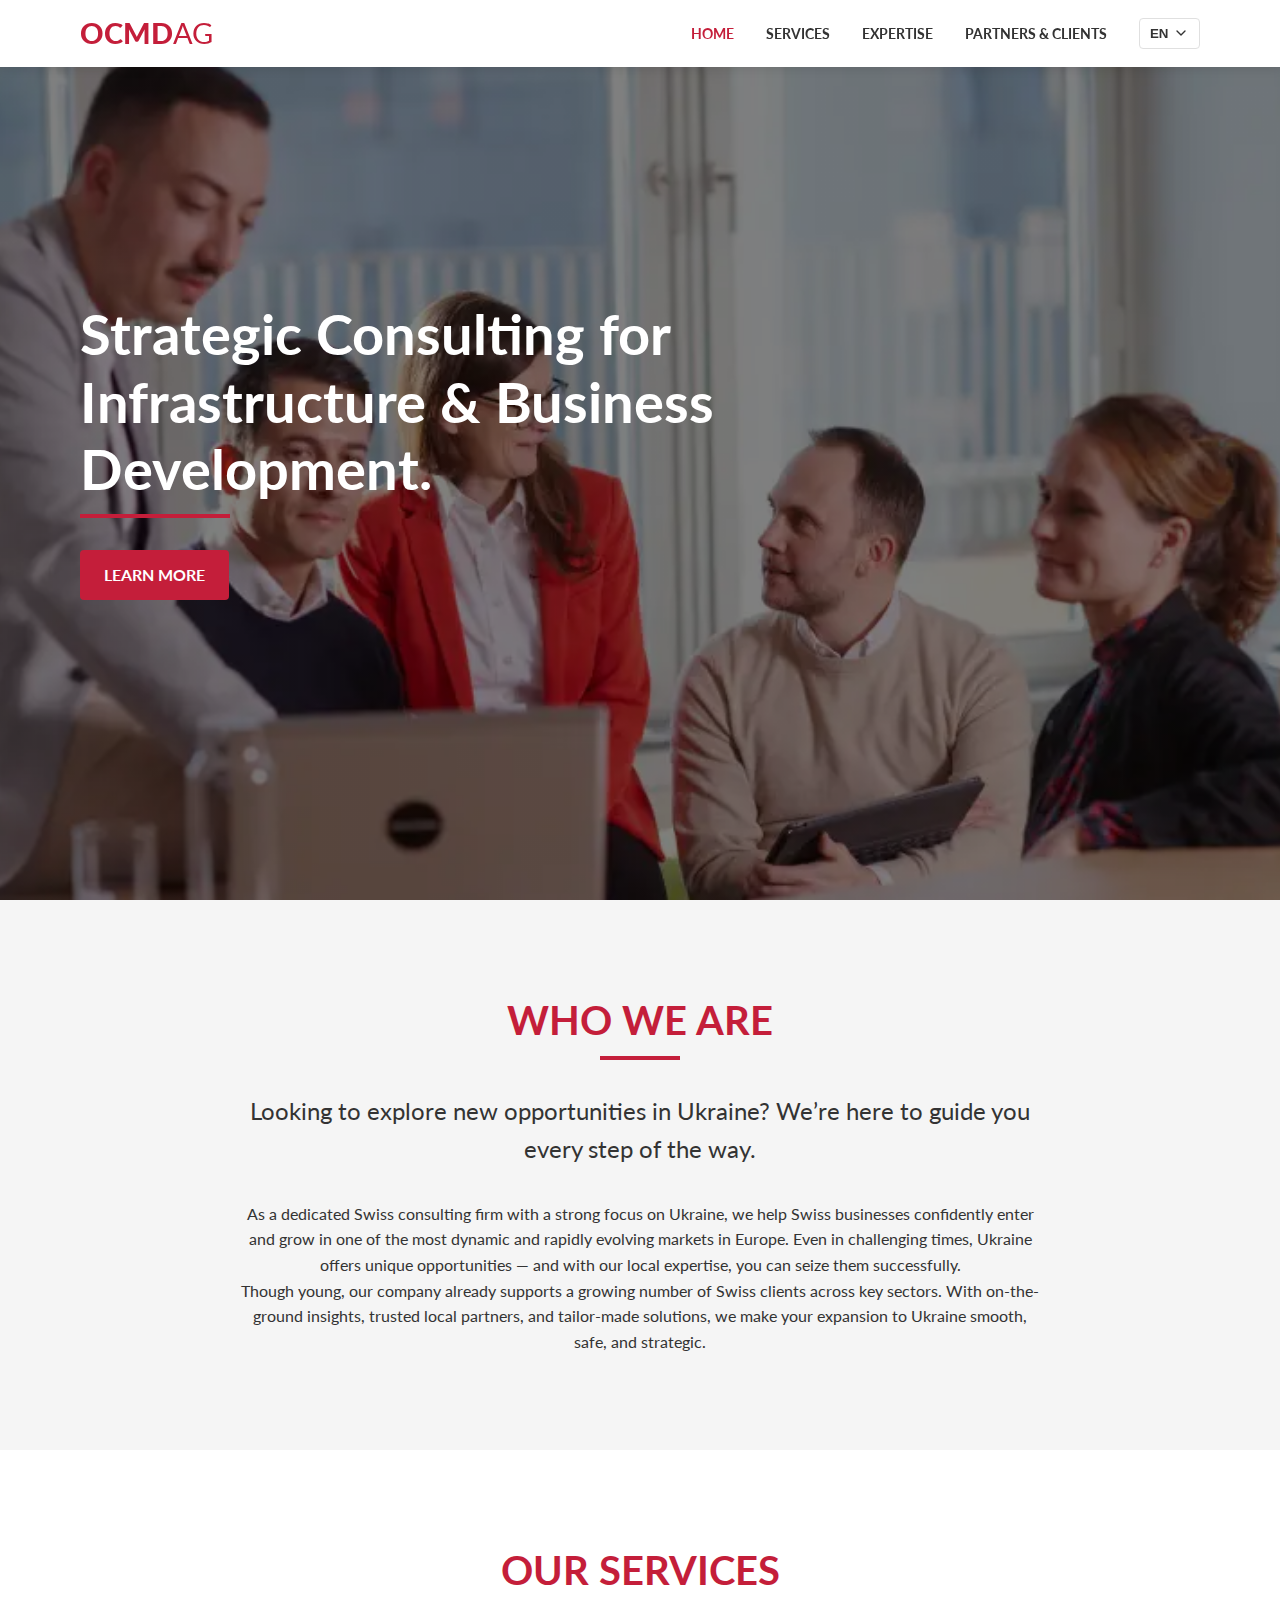
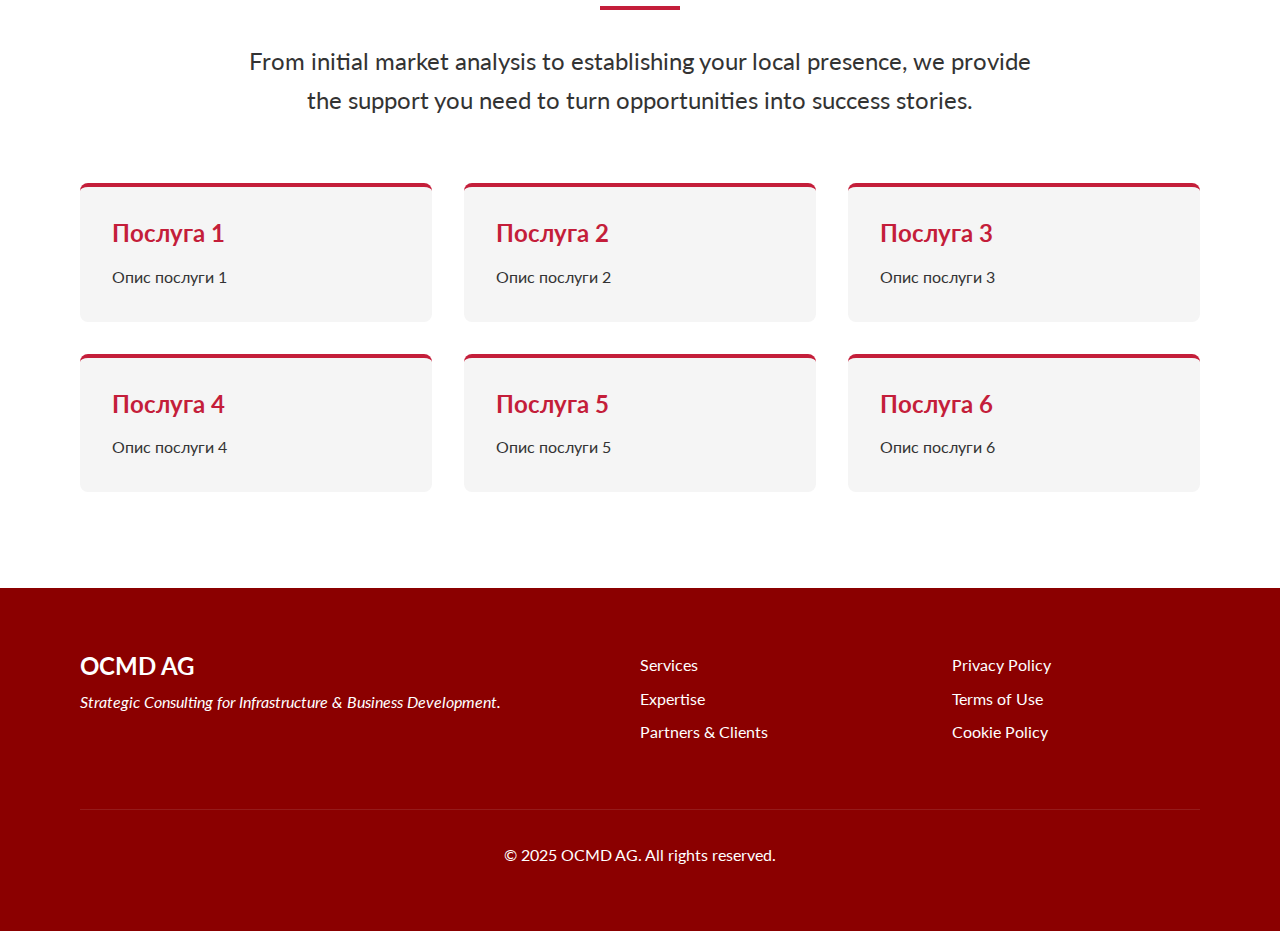
<file: index.html>
<!DOCTYPE html>
<html lang="en">
<head>
    <meta charset="UTF-8">
    <meta name="viewport" content="width=device-width, initial-scale=1.0">
    <title>OCMD AG</title>
    <link rel="stylesheet" href="css/styles.css">
    <link rel="preconnect" href="https://fonts.googleapis.com">
    <link rel="preconnect" href="https://fonts.gstatic.com" crossorigin>
    <link href="https://fonts.googleapis.com/css2?family=Lato:wght@300;400;700;900&display=swap" rel="stylesheet">
</head>
<body>
    <!-- Header and Navigation -->
    <header class="header">
        <div class="container">
            <div class="header-content">
                <a href="index.html" class="logo">
                    <h1>OCMD<span>AG</span></h1>
                </a>
                <nav class="nav-menu">
                    <button class="nav-toggle" aria-label="Toggle Navigation">
                        <span></span>
                        <span></span>
                        <span></span>
                    </button>
                    <ul class="nav-links">
                        <li><a href="#" class="active">Home</a></li>
                        <li><a href="#services">Services</a></li>
                        <li><a href="expertise.html">Expertise</a></li>
                        <li><a href="team.html">Partners & Clients</a></li>
                    </ul>
                    <div class="language-selector">
                        <button class="language-toggle" aria-label="Language Menu">
                            <span class="current-lang">EN</span>
                            <svg xmlns="http://www.w3.org/2000/svg" width="16" height="16" viewBox="0 0 24 24" fill="none" stroke="currentColor" stroke-width="2" stroke-linecap="round" stroke-linejoin="round">
                                <polyline points="6 9 12 15 18 9"></polyline>
                            </svg>
                        </button>
                        <ul class="language-dropdown">
                            <li><a href="#" class="active" data-lang="en">English</a></li>
                            <li><a href="#" data-lang="de">Deutsch</a></li>
                            <li><a href="#" data-lang="uk">Українська</a></li>
                        </ul>
                    </div>
                </nav>
            </div>
        </div>
    </header>

    <!-- Hero Section -->
    <section class="hero-section">
        <div class="container">
            <div class="hero-content">
                <h2 class="hero-title">Strategic Consulting for Infrastructure & Business Development.</h2>
                <div class="hero-cta">
                    <a href="#about" class="btn btn-primary">Learn More</a>
                </div>
            </div>
        </div>
    </section>

    <!-- About Section -->
    <section id="about" class="about-section">
        <div class="container">
            <h2 class="section-title">WHO WE ARE</h2>
            <div class="about-content">
                <p class="lead-text lead-text-index">
                    Looking to explore new opportunities in Ukraine? We’re here to guide you every step of the way.
                </p>
                <p class="description1">
                    Founded to provide business consulting services to startup and scale up companies,
                    small and medium size enterprises, which require to design or transform the
                    <strong>strategic, commercial and operational side</strong> of their activities.
                </p>
                <p class="description2">
                    We guide you through processes, work out the foundations for decision-making and jointly
                    develop future-oriented strategies. Always with the goal in mind to achieve a
                    positive impact in society.
                </p>
            </div>
        </div>
    </section>

    <!-- Services Section -->
    <section id="services" class="services-section">
        <div class="container">
            <h2 class="section-title">OUR SERVICES</h2>
            <p class="section-subtitle">
                From initial market analysis to establishing your local presence, 
                we provide the support you need to turn opportunities into success stories.
            </p>

            <div class="services-grid">
                <div class="service-card">
                    <h3>Послуга 1</h3>
                    <p>Опис послуги 1</p>
                </div>
                <div class="service-card">
                    <h3>Послуга 2</h3>
                    <p>Опис послуги 2</p>
                </div>
                <div class="service-card">
                    <h3>Послуга 3</h3>
                    <p>Опис послуги 3</p>
                </div>
                <div class="service-card">
                    <h3>Послуга 4</h3>
                    <p>Опис послуги 4</p>
                </div>
                <div class="service-card">
                    <h3>Послуга 5</h3>
                    <p>Опис послуги 5</p>
                </div>
                <div class="service-card">
                    <h3>Послуга 6</h3>
                    <p>Опис послуги 6</p>
                </div>
            </div>
        </div>
    </section>

    <!-- Footer -->
    <footer class="footer">
        <div class="container">
            <div class="footer-content">
                <div class="footer-logo">
                    <h2>OCMD<span> AG</span></h2>
                    <p class="tagline">Strategic Consulting for Infrastructure & Business Development.</p>
                </div>
                <div class="footer-links">
                    <ul>
                        <li><a href="#services">Services</a></li>
                        <li><a href="expertise.html">Expertise</a></li>
                        <li><a href="team.html">Partners & Clients</a></li>
                    </ul>
                </div>
                <div class="footer-legal">
                    <ul>
                        <li><a href="#">Privacy Policy</a></li>
                        <li><a href="#">Terms of Use</a></li>
                        <li><a href="#">Cookie Policy</a></li>
                    </ul>
                </div>
            </div>
            <div class="copyright">
                <p>&copy; 2025 OCMD AG. All rights reserved.</p>
            </div>
        </div>
    </footer>

    <script src="js/main.js"></script>
</body>
</html>
</file>
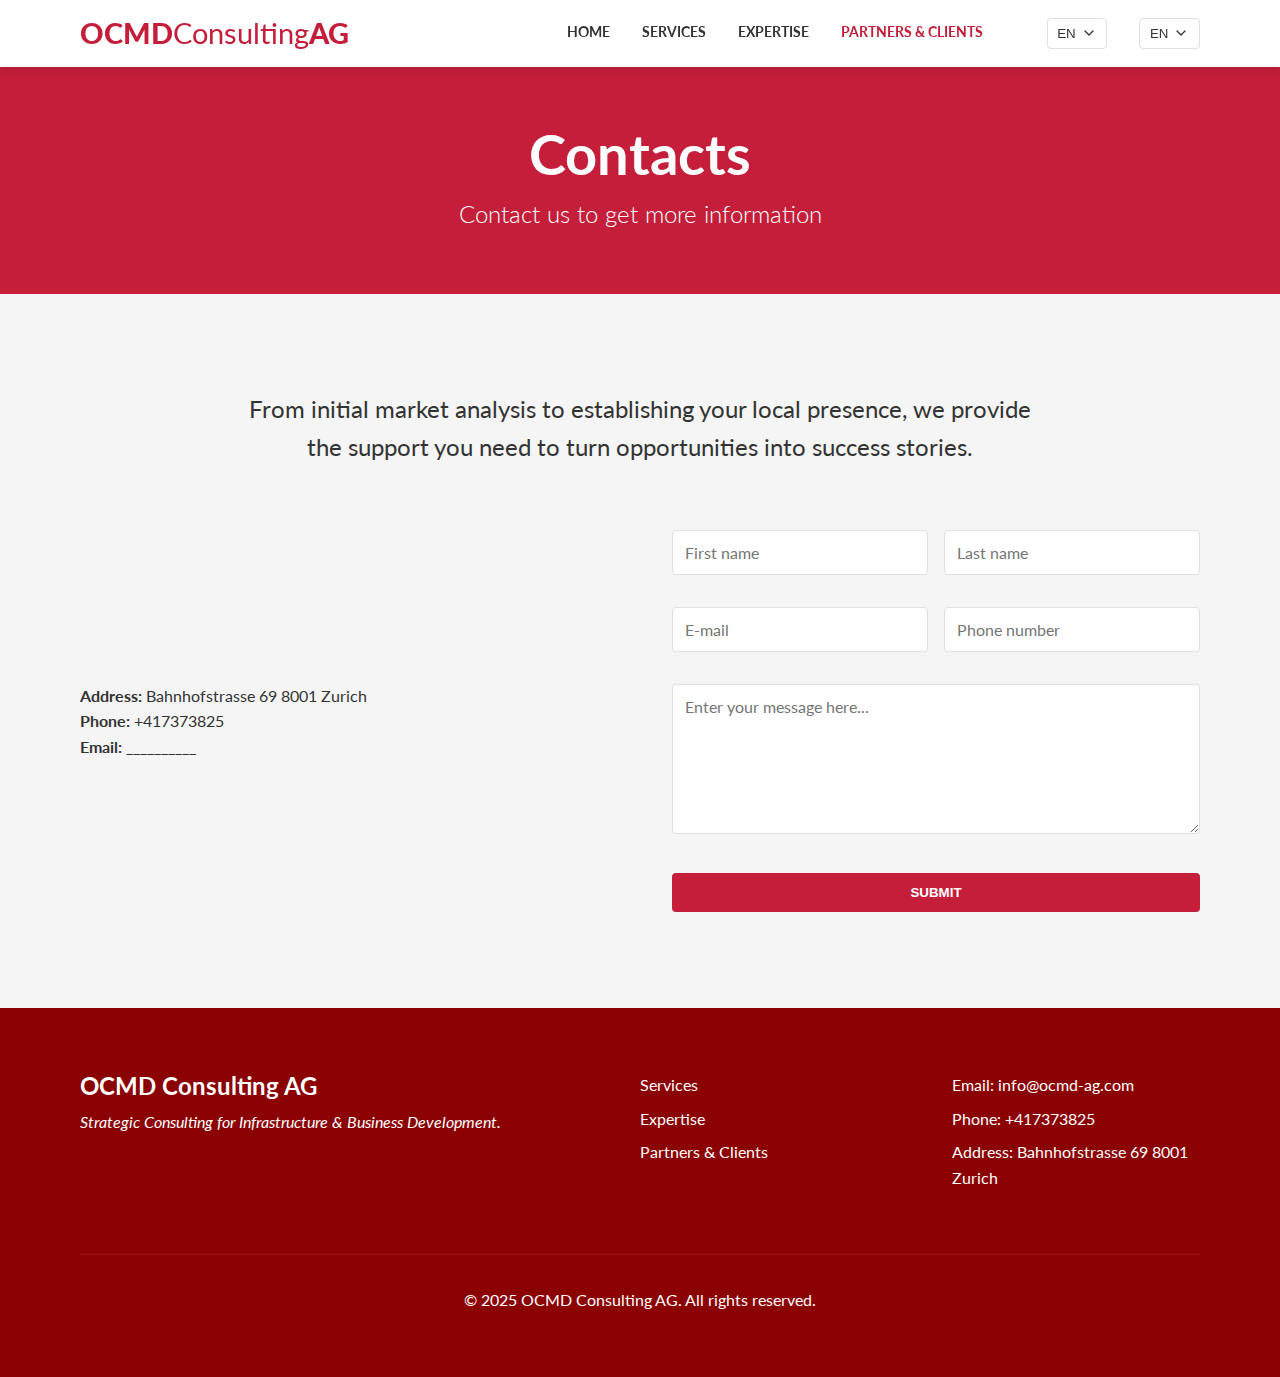
<file: contacts.html>
<!DOCTYPE html>
<html lang="en">
<head>
    <meta charset="UTF-8">
    <meta name="viewport" content="width=device-width, initial-scale=1.0">
    <title>Contacts | OCMD AG</title>
    <link rel="icon" type="image/x-icon" href="/images/favicon.ico">
    <link rel="stylesheet" href="css/styles.css">
    <link rel="stylesheet" href="css/contact.css">
    <link rel="preconnect" href="https://fonts.googleapis.com">
    <link rel="preconnect" href="https://fonts.gstatic.com" crossorigin>
    <link href="https://fonts.googleapis.com/css2?family=Lato:wght@300;400;700;900&display=swap" rel="stylesheet">
</head>
<body>
    <!-- Header and Navigation -->
    <div class="full-container">
        <header class="header">
            <div class="container">
                <div class="header-content">
                    <a href="index.html" class="logo">
                        <h1>OCMD<span>Consulting</span>AG</h1>
                    </a>
                    <nav class="nav-menu">
                        <button class="nav-toggle" aria-label="Toggle Navigation">
                            <span></span>
                            <span></span>
                            <span></span>
                        </button>
                        <ul class="nav-links">
                            <li><a href="index.html" class="nav-home">Home</a></li>
                            <li><a href="expertise.html" class="nav-expertise">Expertise</a></li>
                            <li><a href="partners_clients.html" class="nav-partners-clients">Partners & Clients</a></li>
                            <li><a href="contacts.html" class="active nav-contacts">Contacts</a></li>
                            
                            <li class="mobile-language-selector">
                                <div class="language-selector">
                                    <button class="language-toggle" aria-label="Language Menu">
                                        <span class="current-lang-mobile">EN</span>
                                        <svg xmlns="http://www.w3.org/2000/svg" width="16" height="16" viewBox="0 0 24 24" fill="none" stroke="currentColor" stroke-width="2" stroke-linecap="round" stroke-linejoin="round">
                                            <polyline points="6 9 12 15 18 9"></polyline>
                                        </svg>
                                    </button>
                                    <ul class="language-dropdown">
                                        <li><a href="#" class="active" data-lang="en">English</a></li>
                                        <li><a href="#" data-lang="de">Deutsch</a></li>
                                        <li><a href="#" data-lang="uk">Українська</a></li>
                                    </ul>
                                </div>
                            </li>
                        </ul>
                        <div class="desktop-language-selector">
                            <div class="language-selector">
                                <button class="language-toggle" aria-label="Language Menu">
                                    <span class="current-lang-desktop">EN</span>
                                    <svg xmlns="http://www.w3.org/2000/svg" width="16" height="16" viewBox="0 0 24 24" fill="none" stroke="currentColor" stroke-width="2" stroke-linecap="round" stroke-linejoin="round">
                                        <polyline points="6 9 12 15 18 9"></polyline>
                                    </svg>
                                </button>
                                <ul class="language-dropdown">
                                    <li><a href="#" class="active" data-lang="en">English</a></li>
                                    <li><a href="#" data-lang="de">Deutsch</a></li>
                                    <li><a href="#" data-lang="uk">Українська</a></li>
                                </ul>
                            </div>
                        </div>
                    </nav>
                </div>
            </div>
        </header>

        <main>
            <!-- Page Banner -->
            <section class="page-banner">
                <div class="container">
                    <h1 class="page-title">Contacts</h1>
                    <p class="page-subtitle">Contact us to get more information</p>
                </div>
            </section>

            <!-- Contact Section -->
            <section id="contact" class="contact-section">
                <div class="container">
                    <p class="section-subtitle section-subtitle-contacts-questions">
                        Do you have a question about our services or about your organization?<br>Get in touch with us - we look forward to hearing from you and will be happy to meet you for an initial free consultation
                    </p>
                    <div class="contact-grid">
                        <div class="contact-info">
                                <p><strong>Address:</strong> Bahnhofstrasse 69 8001 Zurich</p>
                                <p><strong>Phone:</strong> +417373825</p>
                                <p><strong>Email:</strong> __________</p>

                        </div>
                        <div class="contact-form">
                            <form id="contactForm" action="https://formsubmit.co/doroshenko.misha73@gmail.com" method="POST">
                                <div class="form-row">
                                    <div class="form-group">
                                        <input name="First Name" type="text" id="firstName" placeholder="First name" required>
                                    </div>
                                    <div class="form-group">
                                        <input name="Last Name" type="text" id="lastName" placeholder="Last name" required>
                                    </div>
                                </div>
                                <div class="form-row">
                                    <div class="form-group">
                                        <input name="E-mail" type="email" id="email" placeholder="E-mail" required>
                                    </div>
                                    <div class="form-group">
                                        <input name="Phone number" type="text" id="phone" placeholder="Phone number">
                                    </div>
                                </div>
                                <div class="form-group">
                                    <textarea name="Message" id="message" placeholder="Enter your message here..." required></textarea>
                                </div>
                                <button type="submit" class="btn btn-primary">Submit</button>
                            </form>
                        </div>
                    </div>
                </div>
            </section>
        </main>

        <!-- Footer -->
        <footer class="footer">
            <div class="container">
                <div class="footer-content">
                    <div class="footer-logo">
                        <h2>OCMD Consulting AG</h2>
                        <p class="tagline">Strategic Consulting for Infrastructure & Business Development</p>
                    </div>
                    <div class="footer-links">
                        <ul>
                            <li><a href="expertise.html">Expertise</a></li>
                            <li><a href="partners_clients.html">Partners & Clients</a></li>
                            <li><a href="contacts.html">Contacts</a></li>
                        </ul>
                    </div>
                    <div class="footer-legal">
                        <ul>
                            <li>Email: info@ocmd-ag.com</li>
                            <li>Phone: +417373825</li>
                            <li>Address: Bahnhofstrasse 69 8001 Zurich</li>
                        </ul>
                    </div>
                </div>
                <div class="copyright">
                    <p>&copy; 2025 OCMD Consulting AG. All rights reserved.</p>
                </div>
            </div>
        </footer>
    </div>
    <script src="js/main.js"></script>
</body>
</html>
</file>
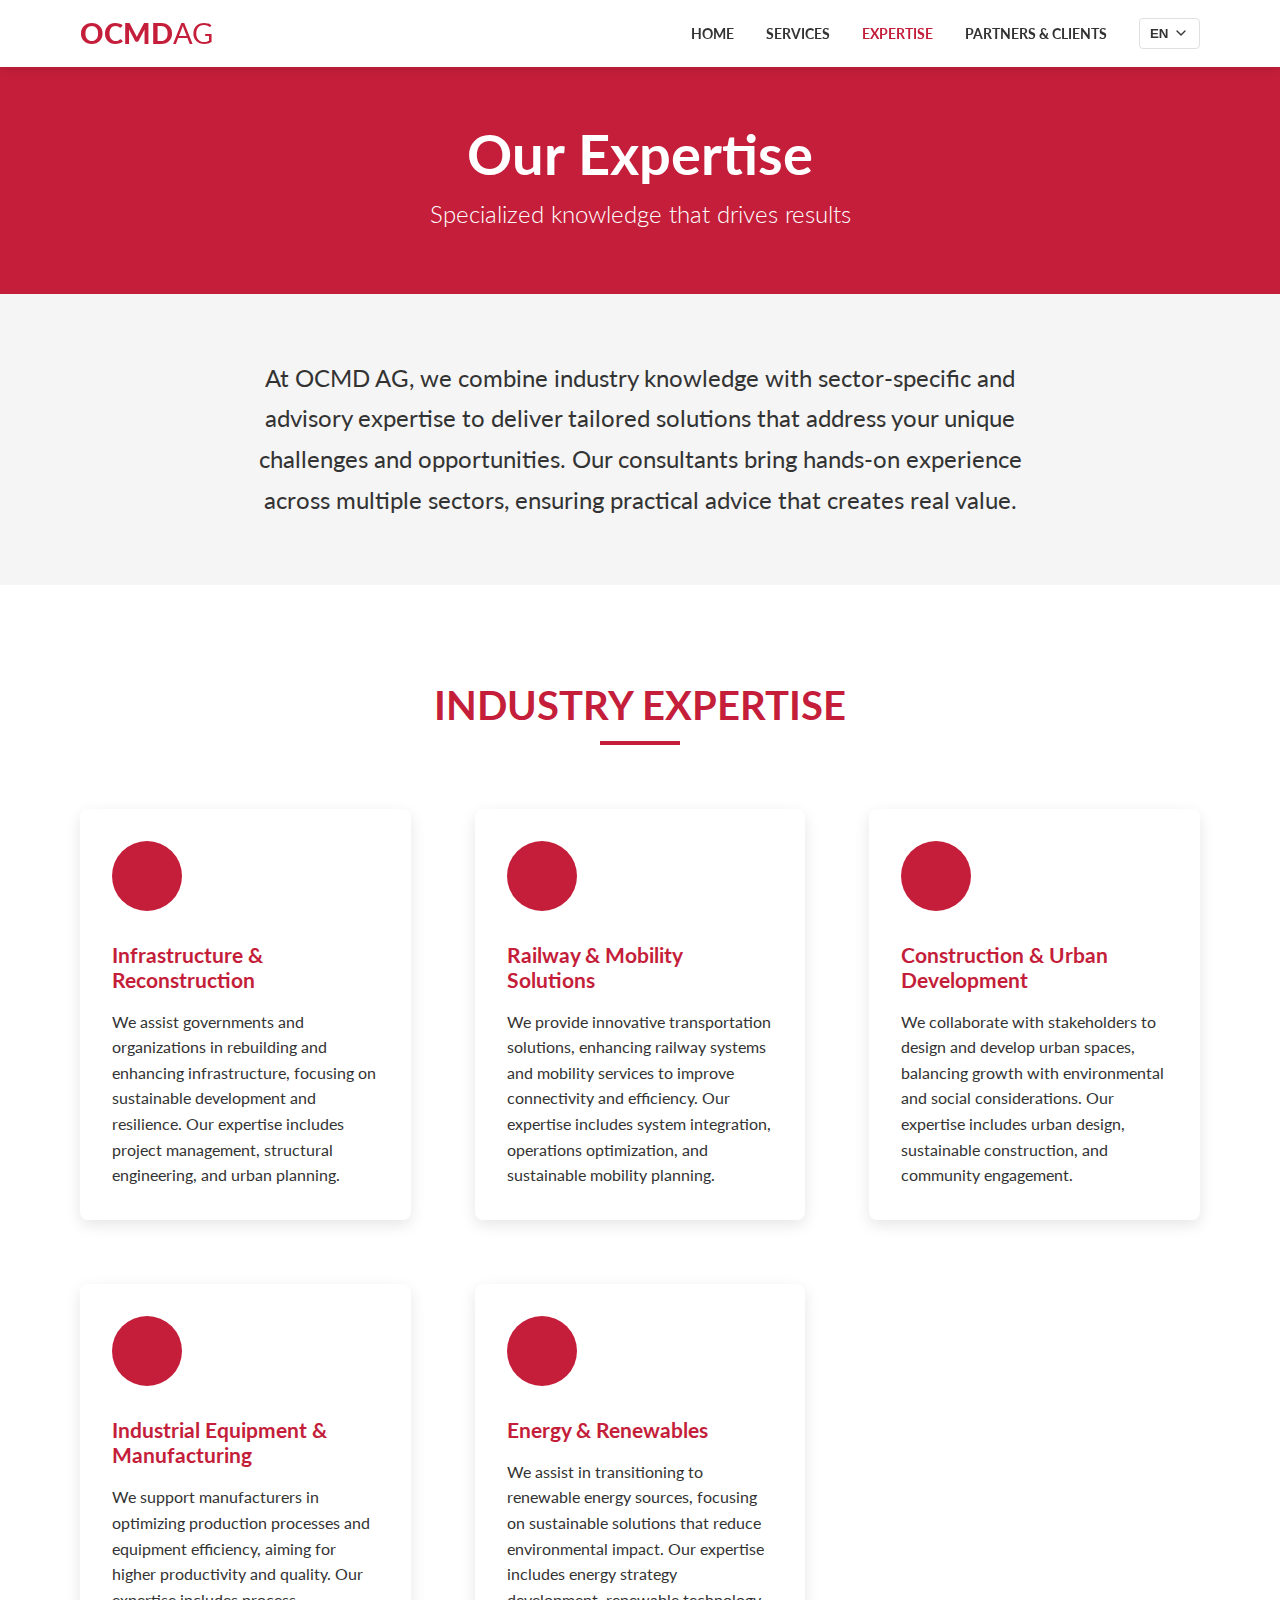
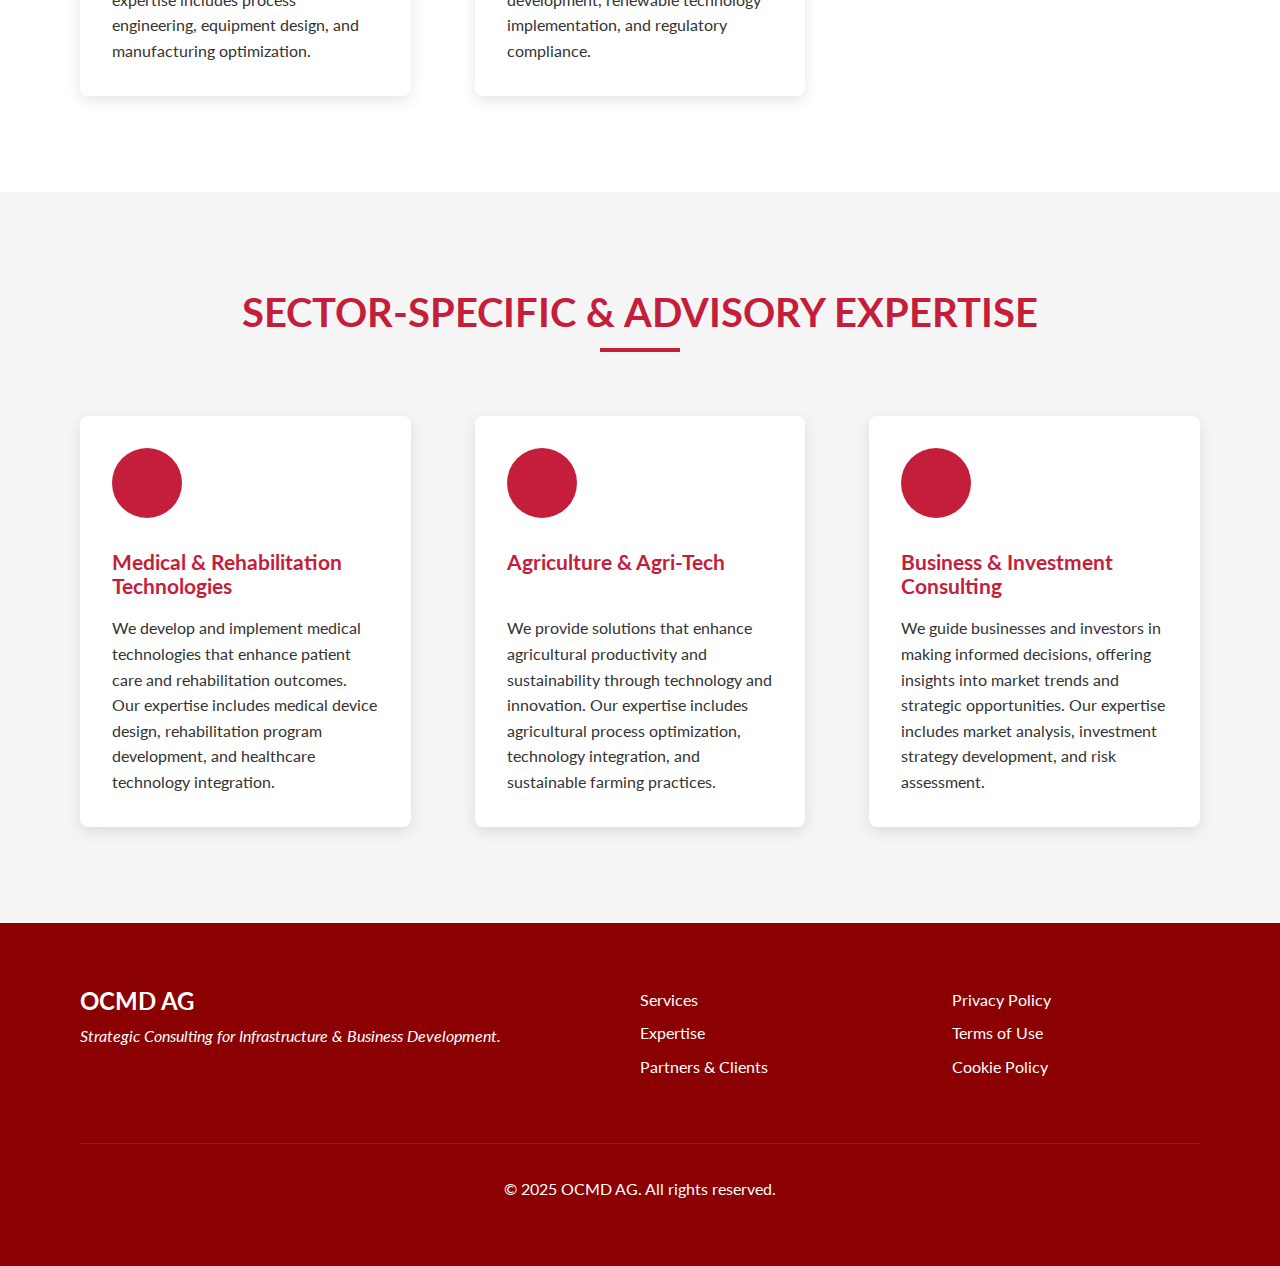
<file: expertise.html>
<!DOCTYPE html>
<html lang="en">
<head>
    <meta charset="UTF-8">
    <meta name="viewport" content="width=device-width, initial-scale=1.0">
    <title>Expertise | OCMD AG</title>
    <link rel="stylesheet" href="css/styles.css">
    <link rel="stylesheet" href="css/expertise.css">
    <link rel="preconnect" href="https://fonts.googleapis.com">
    <link rel="preconnect" href="https://fonts.gstatic.com" crossorigin>
    <link href="https://fonts.googleapis.com/css2?family=Lato:wght@300;400;700;900&display=swap" rel="stylesheet">
</head>
<body>
    <!-- Header and Navigation -->
    <header class="header">
        <div class="container">
            <div class="header-content">
                <a href="index.html" class="logo">
                    <h1>OCMD<span>AG</span></h1>
                </a>
                <nav class="nav-menu">
                    <button class="nav-toggle" aria-label="Toggle Navigation">
                        <span></span>
                        <span></span>
                        <span></span>
                    </button>
                    <ul class="nav-links">
                        <li><a href="index.html">Home</a></li>
                        <li><a href="index.html#services">Services</a></li>
                        <li><a href="expertise.html" class="active">Expertise</a></li>
                        <li><a href="team.html">Partners & Clients</a></li>
                    </ul>
                    <div class="language-selector">
                        <button class="language-toggle" aria-label="Language Menu">
                            <span class="current-lang">EN</span>
                            <svg xmlns="http://www.w3.org/2000/svg" width="16" height="16" viewBox="0 0 24 24" fill="none" stroke="currentColor" stroke-width="2" stroke-linecap="round" stroke-linejoin="round">
                                <polyline points="6 9 12 15 18 9"></polyline>
                            </svg>
                        </button>
                        <ul class="language-dropdown">
                            <li><a href="#" class="active" data-lang="en">English</a></li>
                            <li><a href="#" data-lang="de">Deutsch</a></li>
                            <li><a href="#" data-lang="uk">Українська</a></li>
                        </ul>
                    </div>
                </nav>
            </div>
        </div>
    </header>


    <!-- Page Banner -->
    <section class="page-banner">
        <div class="container">
            <h1 class="page-title">Our Expertise</h1>
            <p class="page-subtitle">Specialized knowledge that drives results</p>
        </div>
    </section>

    <!-- Expertise Introduction -->
    <section class="expertise-intro">
        <div class="container">
            <p class="lead-text lead-text-expertise">
                At OCMD AG, we combine industry knowledge with 
                sector-specific and advisory expertise to deliver 
                tailored solutions that address your unique challenges 
                and opportunities. Our consultants bring hands-on 
                experience across multiple sectors, ensuring practical 
                advice that creates real value.
            </p>
        </div>
    </section>

    <!-- Industry Expertise -->
    <section class="expertise-section">
        <div class="container">
            <h2 class="section-title">Industry Expertise</h2>

            <div class="expertise-grid">
                <div class="expertise-card">
                    <div class="expertise-icon"><div class="icon-placeholder"></div></div>
                    <h3>Infrastructure & Reconstruction</h3>
                    <p>
                        We assist governments and organizations in rebuilding and enhancing infrastructure, focusing on sustainable development and resilience. Our expertise includes project management, structural engineering, and urban planning.
                    </p>
                </div>

                <div class="expertise-card">
                    <div class="expertise-icon"><div class="icon-placeholder"></div></div>
                    <h3>Railway & Mobility Solutions</h3>
                    <p>
                        We provide innovative transportation solutions, enhancing railway systems and mobility 
                        services to improve connectivity and efficiency. Our expertise includes system integration, 
                        operations optimization, and sustainable mobility planning.
                    </p>
                </div>

                <div class="expertise-card">
                    <div class="expertise-icon"><div class="icon-placeholder"></div></div>
                    <h3>Construction & Urban Development</h3>
                    <p>
                        We collaborate with stakeholders to design and develop urban spaces, balancing growth with 
                        environmental and social considerations. Our expertise includes urban design, sustainable 
                        construction, and community engagement.
                    </p>
                </div>

                <div class="expertise-card">
                    <div class="expertise-icon"><div class="icon-placeholder"></div></div>
                    <h3>Industrial Equipment & Manufacturing</h3>
                    <p>
                        We support manufacturers in optimizing production processes and equipment efficiency, aiming 
                        for higher productivity and quality. Our expertise includes process engineering, equipment design, 
                        and manufacturing optimization.
                    </p>
                </div>

                <div class="expertise-card">
                    <div class="expertise-icon"><div class="icon-placeholder"></div></div>
                    <h3>Energy & Renewables</h3>
                    <p>
                        We assist in transitioning to renewable energy sources, focusing on sustainable solutions that reduce 
                        environmental impact. Our expertise includes energy strategy development, renewable technology 
                        implementation, and regulatory compliance.
                    </p>
                </div>
            </div>
        </div>
    </section>

    <!-- Functional Expertise -->
    <section class="expertise-section functional-expertise">
        <div class="container">
            <h2 class="section-title">Sector-Specific & Advisory Expertise</h2>

            <div class="expertise-grid">
                <div class="expertise-card">
                    <div class="expertise-icon"><div class="icon-placeholder"></div></div>
                    <h3>Medical & Rehabilitation Technologies</h3>
                    <p>
                        We develop and implement medical technologies that enhance patient care and rehabilitation 
                        outcomes. Our expertise includes medical device design, rehabilitation program development, 
                        and healthcare technology integration.
                    </p>
                </div>

                <div class="expertise-card">
                    <div class="expertise-icon"><div class="icon-placeholder"></div></div>
                    <h3>Agriculture & Agri-Tech</h3>
                    <p>
                        We provide solutions that enhance agricultural productivity and sustainability through technology 
                        and innovation. Our expertise includes agricultural process optimization, technology integration, 
                        and sustainable farming practices.
                    </p>
                </div>

                <div class="expertise-card">
                    <div class="expertise-icon"><div class="icon-placeholder"></div></div>
                    <h3>Business & Investment Consulting</h3>
                    <p>
                        We guide businesses and investors in making informed decisions, offering insights into market trends 
                        and strategic opportunities. Our expertise includes market analysis, investment strategy development, 
                        and risk assessment.
                    </p>
                </div>
            </div>
        </div>
    </section>



    <!-- Footer -->
    <footer class="footer">
        <div class="container">
            <div class="footer-content">
                <div class="footer-logo">
                    <h2>OCMD<span> AG</span></h2>
                    <p class="tagline">Strategic Consulting for Infrastructure & Business Development.</p>
                </div>
                <div class="footer-links">
                    <ul>
                        <li><a href="#services">Services</a></li>
                        <li><a href="expertise.html">Expertise</a></li>
                        <li><a href="team.html">Partners & Clients</a></li>
                    </ul>
                </div>
                <div class="footer-legal">
                    <ul>
                        <li><a href="#">Privacy Policy</a></li>
                        <li><a href="#">Terms of Use</a></li>
                        <li><a href="#">Cookie Policy</a></li>
                    </ul>
                </div>
            </div>
            <div class="copyright">
                <p>&copy; 2025 OCMD AG. All rights reserved.</p>
            </div>
        </div>
    </footer>

    <script src="js/main.js"></script>
</body>
</html>
</file>
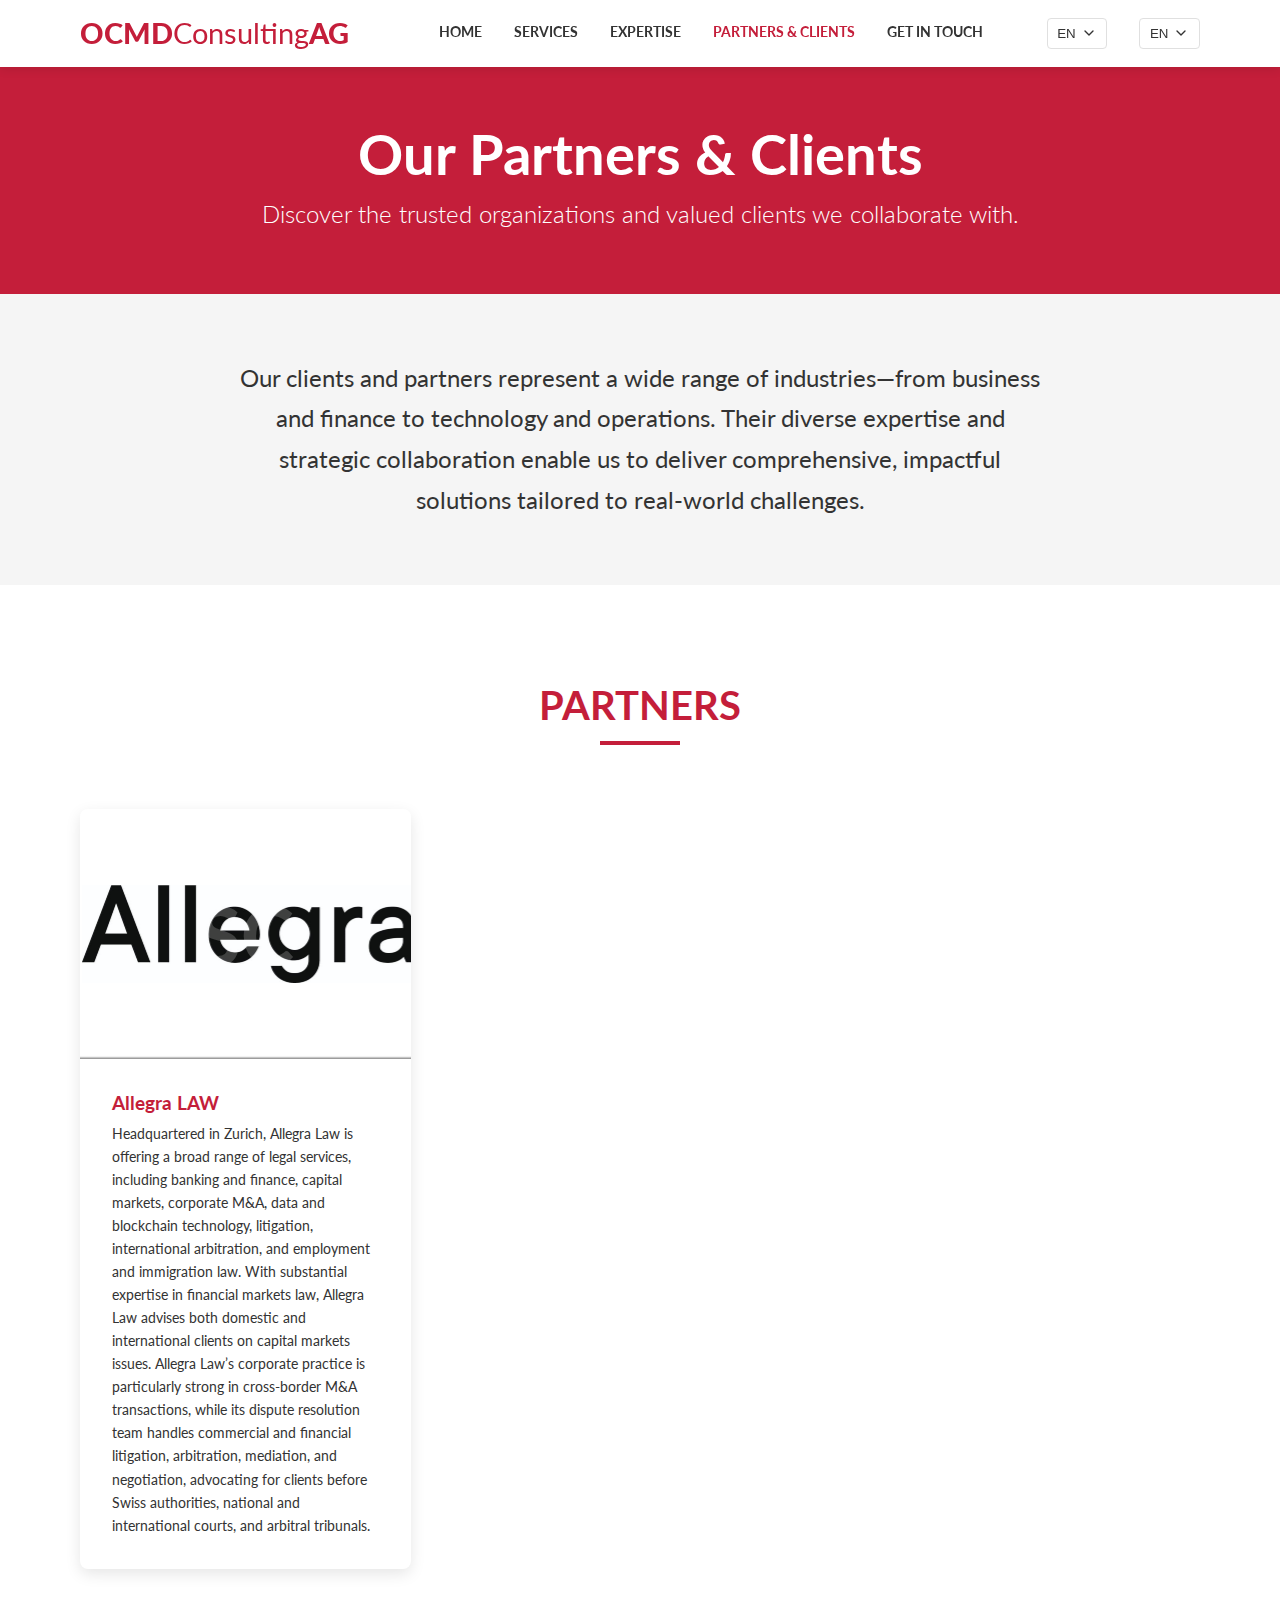
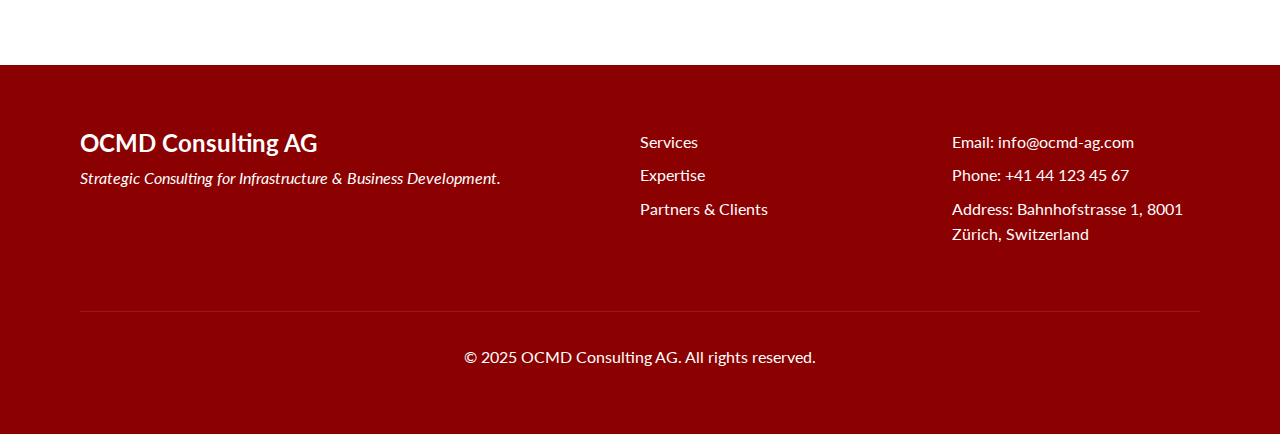
<file: partners_clients.html>
<!DOCTYPE html>
<html lang="en">
<head>
    <meta charset="UTF-8">
    <meta name="viewport" content="width=device-width, initial-scale=1.0">
    <title>Partners & Clients | OCMD AG</title>
    <link rel="stylesheet" href="css/styles.css">
    <link rel="stylesheet" href="css/team.css">
    <link rel="preconnect" href="https://fonts.googleapis.com">
    <link rel="preconnect" href="https://fonts.gstatic.com" crossorigin>
    <link href="https://fonts.googleapis.com/css2?family=Lato:wght@300;400;700;900&display=swap" rel="stylesheet">
</head>
<body>
    <!-- Header and Navigation -->
    <header class="header">
        <div class="container">
            <div class="header-content">
                <a href="index.html" class="logo">
                    <h1>OCMD<span>Consulting</span>AG</h1>
                </a>
                <nav class="nav-menu">
                    <button class="nav-toggle" aria-label="Toggle Navigation">
                        <span></span>
                        <span></span>
                        <span></span>
                    </button>
                    <ul class="nav-links">
                        <li><a href="index.html" class="nav-home">Home</a></li>
                        <li><a href="index.html#services" class="nav-services">Services</a></li>
                        <li><a href="expertise.html" class="nav-expertise">Expertise</a></li>
                        <li><a href="partners_clients.html" class="active nav-partners-clients">Partners & Clients</a></li>
                        <li><a href="contacts.html" class="nav-contacts">Contacts</a></li>
                        
                        <li class="mobile-language-selector">
                            <div class="language-selector">
                                <button class="language-toggle" aria-label="Language Menu">
                                    <span class="current-lang-mobile">EN</span>
                                    <svg xmlns="http://www.w3.org/2000/svg" width="16" height="16" viewBox="0 0 24 24" fill="none" stroke="currentColor" stroke-width="2" stroke-linecap="round" stroke-linejoin="round">
                                        <polyline points="6 9 12 15 18 9"></polyline>
                                    </svg>
                                </button>
                                <ul class="language-dropdown">
                                    <li><a href="#" class="active" data-lang="en">English</a></li>
                                    <li><a href="#" data-lang="de">Deutsch</a></li>
                                    <li><a href="#" data-lang="uk">Українська</a></li>
                                </ul>
                            </div>
                        </li>
                    </ul>
                    <div class="desktop-language-selector">
                        <div class="language-selector">
                            <button class="language-toggle" aria-label="Language Menu">
                                <span class="current-lang-desktop">EN</span>
                                <svg xmlns="http://www.w3.org/2000/svg" width="16" height="16" viewBox="0 0 24 24" fill="none" stroke="currentColor" stroke-width="2" stroke-linecap="round" stroke-linejoin="round">
                                    <polyline points="6 9 12 15 18 9"></polyline>
                                </svg>
                            </button>
                            <ul class="language-dropdown">
                                <li><a href="#" class="active" data-lang="en">English</a></li>
                                <li><a href="#" data-lang="de">Deutsch</a></li>
                                <li><a href="#" data-lang="uk">Українська</a></li>
                            </ul>
                        </div>
                    </div>
                </nav>
            </div>
        </div>
    </header>

    <!-- Page Banner -->
    <section class="page-banner">
        <div class="container">
            <h1 class="page-title">Our Partners & Clients</h1>
            <p class="page-subtitle">Discover the trusted organizations and valued clients we collaborate with.</p>
        </div>
    </section>

    <!-- Team Introduction -->
    <section class="team-intro">
        <div class="container">
            <p class="lead-text lead-text-partners">
                Our clients and partners represent a wide range of industries—from business and finance to technology and operations. 
                Their diverse expertise and strategic collaboration enable us to deliver comprehensive, impactful solutions tailored to real-world challenges.
            </p>
        </div>
    </section>

    <!-- Leadership Team -->
    <section class="team-section leadership-team">
        <div class="container">
            <h2 class="section-title">Partners</h2>
            <div class="team-grid">
                <a class="team-member" href="https://www.allegra.law/">
                    <div class="member-image">
                        <div class="image-placeholder" style="background-image: url('../images/allegra_law_logo_with_line.png');"></div>
                    </div>
                    <div class="member-info">
                        <h3 class="member-name">Allegra LAW</h3>
                        <p class="member-bio">
                            Headquartered in Zurich, Allegra Law is offering a broad range of legal services, including banking and finance, capital markets, corporate M&A, data and blockchain technology, litigation, international arbitration, and employment and immigration law. With substantial expertise in financial markets law, Allegra Law advises both domestic and international clients on capital markets issues. Allegra Law’s corporate practice is particularly strong in cross-border M&A transactions, while its dispute resolution team handles commercial and financial litigation, arbitration, mediation, and negotiation, advocating for clients before Swiss authorities, national and international courts, and arbitral tribunals.
                        </p>
                    </div>
                </a>
            </div>
        </div>
    </section>

    <!-- Footer -->
    <footer class="footer">
        <div class="container">
            <div class="footer-content">
                <div class="footer-logo">
                    <h2>OCMD Consulting AG</h2>
                    <p class="tagline">Strategic Consulting for Infrastructure & Business Development.</p>
                </div>
                <div class="footer-links">
                    <ul>
                        <li><a href="#services">Services</a></li>
                        <li><a href="expertise.html">Expertise</a></li>
                        <li><a href="partners_clients.html">Partners & Clients</a></li>
                    </ul>
                </div>
                <div class="footer-legal">
                    <ul>
                        <li>Email: info@ocmd-ag.com</a></li>
                        <li>Phone: +41 44 123 45 67</a></li>
                        <li>Address: Bahnhofstrasse 1, 8001 Zürich, Switzerland</li>
                    </ul>
                </div>
            </div>
            <div class="copyright">
                <p>&copy; 2025 OCMD Consulting AG. All rights reserved.</p>
            </div>
        </div>
    </footer>

    <script src="js/main.js"></script>
</body>
</html>
</file>
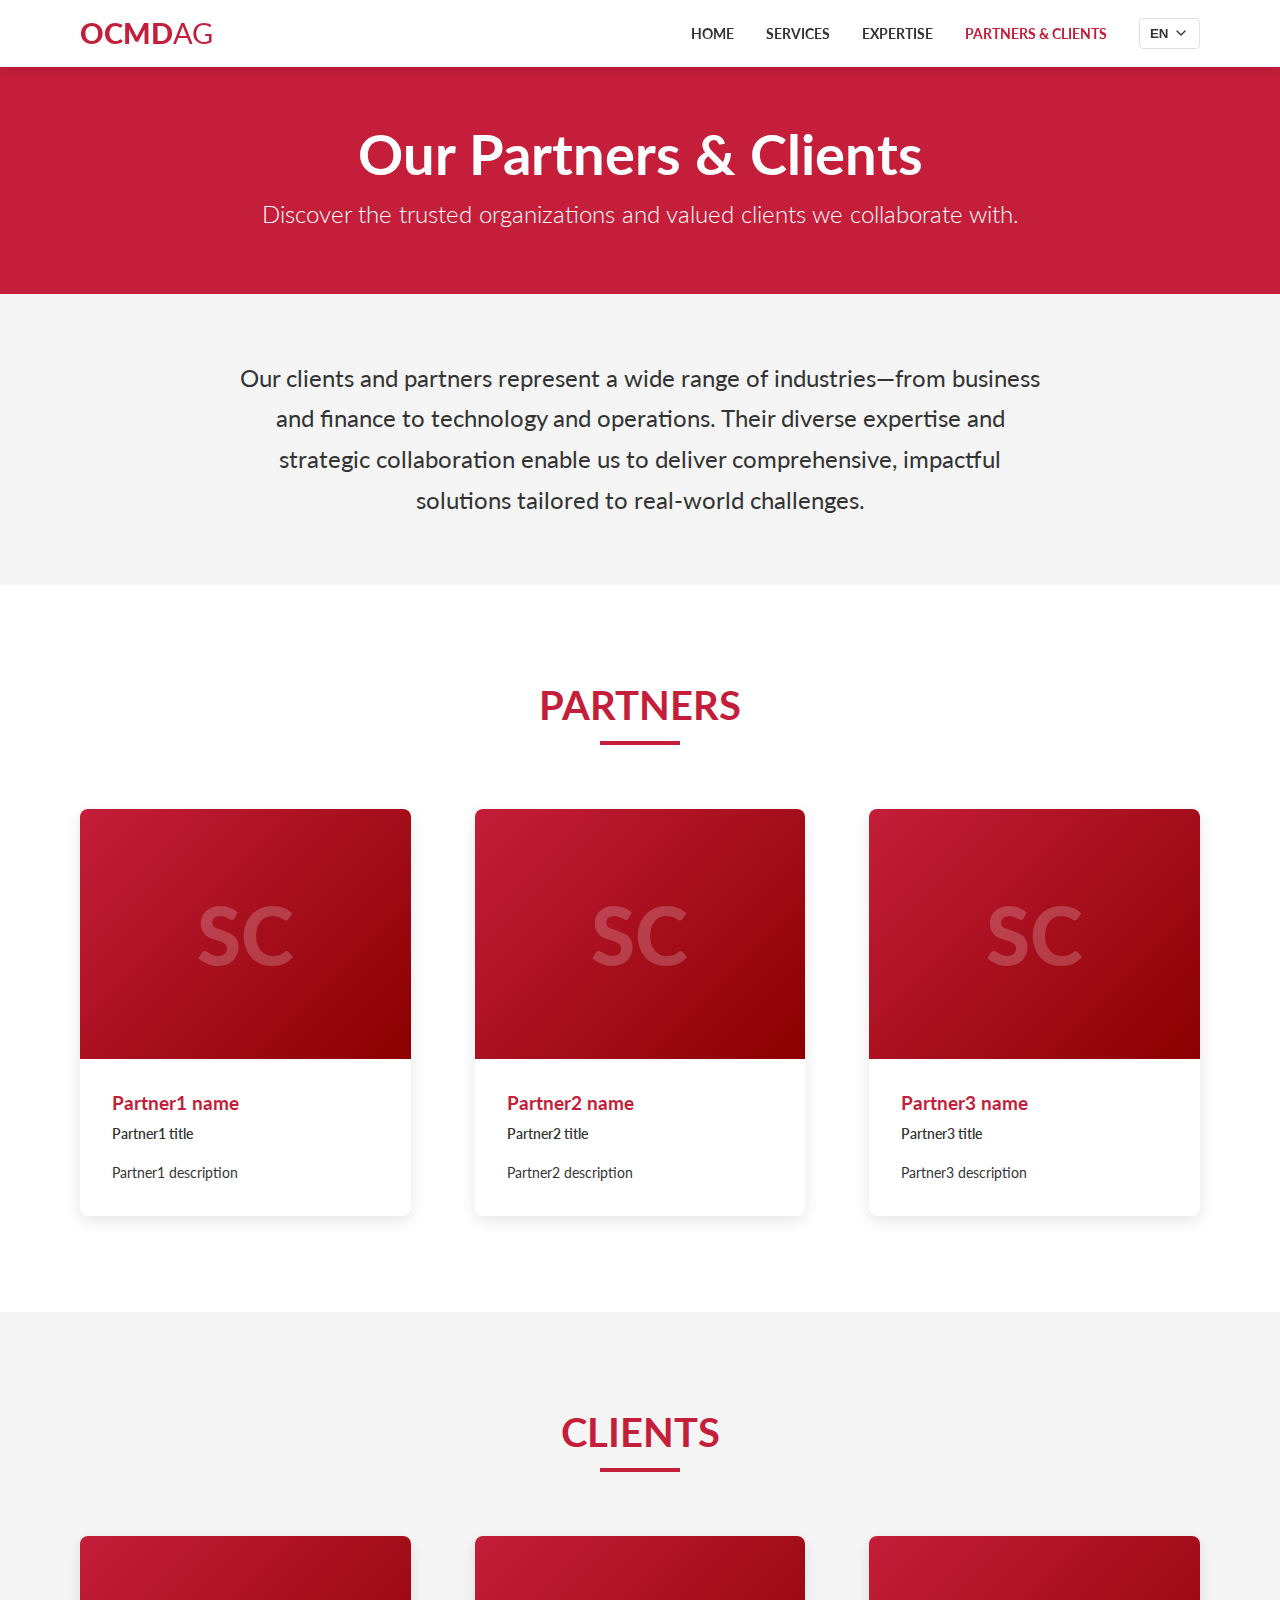
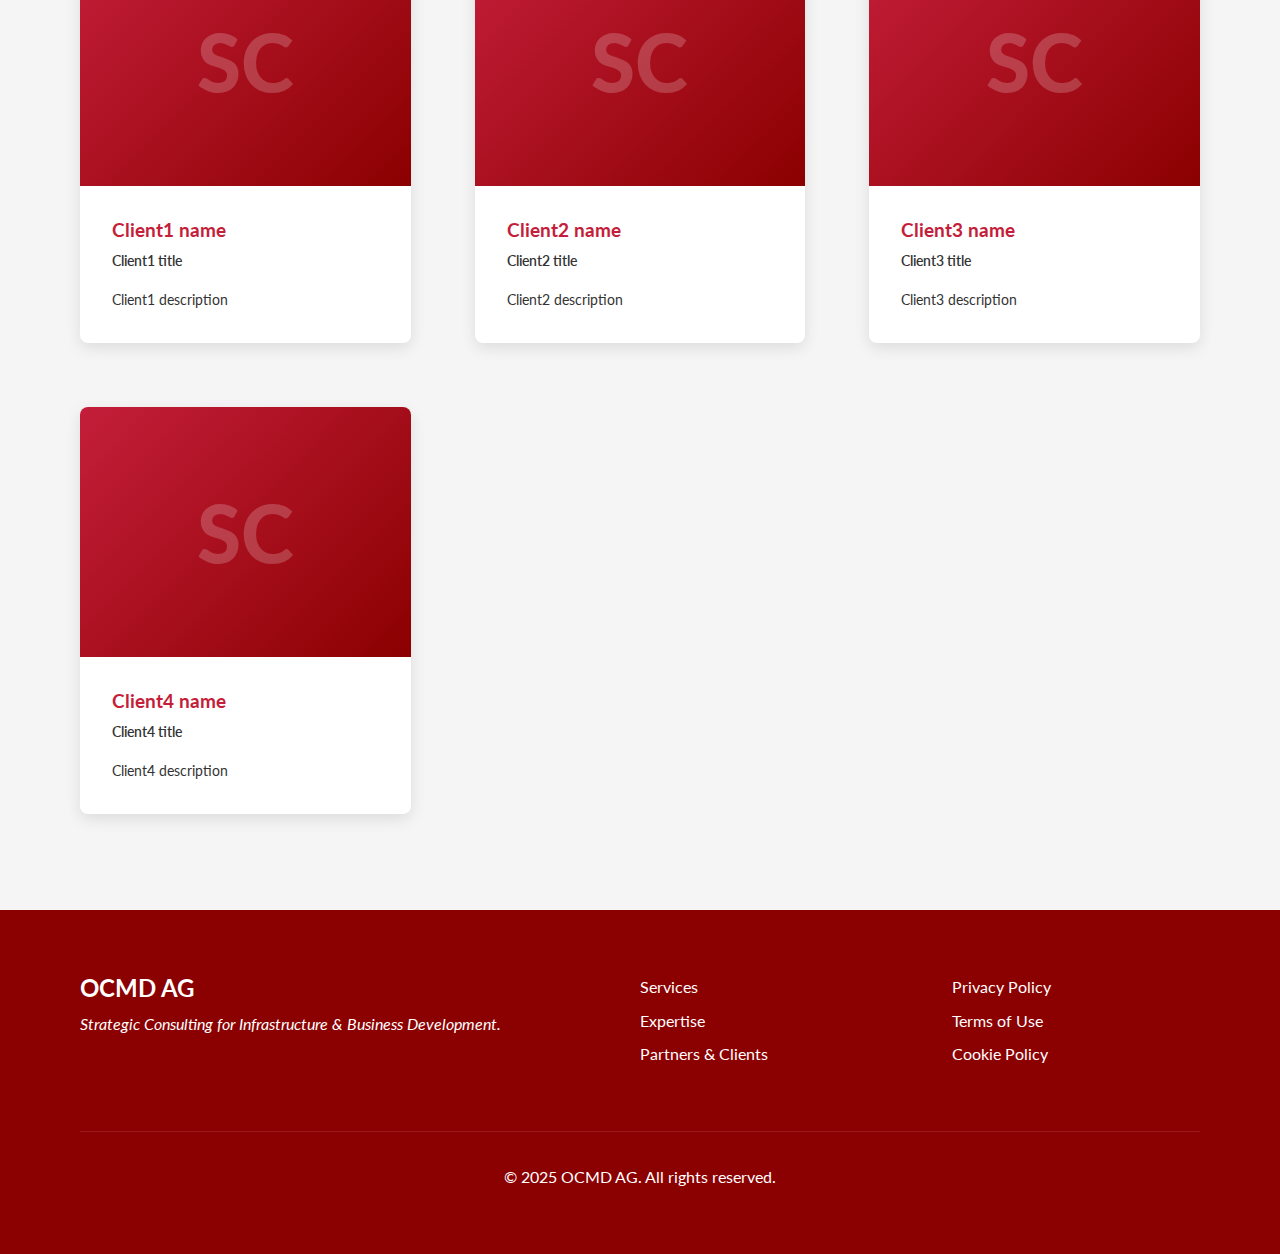
<file: team.html>
<!DOCTYPE html>
<html lang="en">
<head>
    <meta charset="UTF-8">
    <meta name="viewport" content="width=device-width, initial-scale=1.0">
    <title>Partners & Clients | OCMD AG</title>
    <link rel="stylesheet" href="css/styles.css">
    <link rel="stylesheet" href="css/team.css">
    <link rel="preconnect" href="https://fonts.googleapis.com">
    <link rel="preconnect" href="https://fonts.gstatic.com" crossorigin>
    <link href="https://fonts.googleapis.com/css2?family=Lato:wght@300;400;700;900&display=swap" rel="stylesheet">
</head>
<body>
    <!-- Header and Navigation -->
    <header class="header">
        <div class="container">
            <div class="header-content">
                <a href="index.html" class="logo">
                    <h1>OCMD<span>AG</span></h1>
                </a>
                <nav class="nav-menu">
                    <button class="nav-toggle" aria-label="Toggle Navigation">
                        <span></span>
                        <span></span>
                        <span></span>
                    </button>
                    <ul class="nav-links">
                        <li><a href="index.html">Home</a></li>
                        <li><a href="index.html#services">Services</a></li>
                        <li><a href="expertise.html">Expertise</a></li>
                        <li><a href="team.html" class="active">Partners & Clients</a></li>
                    </ul>
                    <div class="language-selector">
                        <button class="language-toggle" aria-label="Language Menu">
                            <span class="current-lang">EN</span>
                            <svg xmlns="http://www.w3.org/2000/svg" width="16" height="16" viewBox="0 0 24 24" fill="none" stroke="currentColor" stroke-width="2" stroke-linecap="round" stroke-linejoin="round">
                                <polyline points="6 9 12 15 18 9"></polyline>
                            </svg>
                        </button>
                        <ul class="language-dropdown">
                            <li><a href="#" class="active" data-lang="en">English</a></li>
                            <li><a href="#" data-lang="de">Deutsch</a></li>
                            <li><a href="#" data-lang="uk">Українська</a></li>
                        </ul>
                    </div>
                </nav>
            </div>
        </div>
    </header>

    <!-- Page Banner -->
    <section class="page-banner">
        <div class="container">
            <h1 class="page-title">Our Partners & Clients</h1>
            <p class="page-subtitle">Discover the trusted organizations and valued clients we collaborate with.</p>
        </div>
    </section>

    <!-- Team Introduction -->
    <section class="team-intro">
        <div class="container">
            <p class="lead-text lead-text-partners">
                Our clients and partners represent a wide range of industries—from business and finance to technology and operations. 
                Their diverse expertise and strategic collaboration enable us to deliver comprehensive, impactful solutions tailored to real-world challenges.
            </p>
        </div>
    </section>

    <!-- Leadership Team -->
    <section class="team-section leadership-team">
        <div class="container">
            <h2 class="section-title">Partners</h2>
            <div class="team-grid">
                <div class="team-member">
                    <div class="member-image">
                        <div class="image-placeholder"></div>
                    </div>
                    <div class="member-info">
                        <h3 class="member-name">Partner1 name</h3>
                        <p class="member-title">Partner1 title</p>
                        <p class="member-bio">
                            Partner1 description
                        </p>
                    </div>
                </div>

                <div class="team-member">
                    <div class="member-image">
                        <div class="image-placeholder"></div>
                    </div>
                    <div class="member-info">
                        <h3 class="member-name">Partner2 name</h3>
                        <p class="member-title">Partner2 title</p>
                        <p class="member-bio">
                            Partner2 description
                        </p>
                    </div>
                </div>

                <div class="team-member">
                    <div class="member-image">
                        <div class="image-placeholder"></div>
                    </div>
                    <div class="member-info">
                        <h3 class="member-name">Partner3 name</h3>
                        <p class="member-title">Partner3 title</p>
                        <p class="member-bio">
                            Partner3 description
                        </p>
                    </div>
                </div>
            </div>
        </div>
    </section>

    <!-- Consultants Team -->
    <section class="team-section consultants-team">
        <div class="container">
            <h2 class="section-title">Clients</h2>
            <div class="team-grid">
                <div class="team-member">
                    <div class="member-image">
                        <div class="image-placeholder"></div>
                    </div>
                    <div class="member-info">
                        <h3 class="member-name">Client1 name</h3>
                        <p class="member-title">Client1 title</p>
                        <p class="member-bio">
                            Client1 description
                        </p>
                    </div>
                </div>

                <div class="team-member">
                    <div class="member-image">
                        <div class="image-placeholder"></div>
                    </div>
                    <div class="member-info">
                        <h3 class="member-name">Client2 name</h3>
                        <p class="member-title">Client2 title</p>
                        <p class="member-bio">
                            Client2 description
                        </p>
                    </div>
                </div>

                <div class="team-member">
                    <div class="member-image">
                        <div class="image-placeholder"></div>
                    </div>
                    <div class="member-info">
                        <h3 class="member-name">Client3 name</h3>
                        <p class="member-title">Client3 title</p>
                        <p class="member-bio">
                            Client3 description
                        </p>
                    </div>
                </div>

                <div class="team-member">
                    <div class="member-image">
                        <div class="image-placeholder"></div>
                    </div>
                    <div class="member-info">
                        <h3 class="member-name">Client4 name</h3>
                        <p class="member-title">Client4 title</p>
                        <p class="member-bio">
                            Client4 description
                        </p>
                    </div>
                </div>
            </div>
        </div>
    </section>

    <!-- Footer -->
    <footer class="footer">
        <div class="container">
            <div class="footer-content">
                <div class="footer-logo">
                    <h2>OCMD<span> AG</span></h2>
                    <p class="tagline">Strategic Consulting for Infrastructure & Business Development.</p>
                </div>
                <div class="footer-links">
                    <ul>
                        <li><a href="#services">Services</a></li>
                        <li><a href="expertise.html">Expertise</a></li>
                        <li><a href="team.html">Partners & Clients</a></li>
                    </ul>
                </div>
                <div class="footer-legal">
                    <ul>
                        <li><a href="#">Privacy Policy</a></li>
                        <li><a href="#">Terms of Use</a></li>
                        <li><a href="#">Cookie Policy</a></li>
                    </ul>
                </div>
            </div>
            <div class="copyright">
                <p>&copy; 2025 OCMD AG. All rights reserved.</p>
            </div>
        </div>
    </footer>

    <script src="js/main.js"></script>
</body>
</html>
</file>
<file: css/contact.css>
/* Team Page Styles */

/* Page Banner */
.full-container {
    display: flex;
    flex-direction: column;
    min-height: 100vh;
}
  
main {
flex: 1;
}

hr {
    margin-top: 10px;
    margin-bottom: 10px;
}

.page-banner {
    padding: 120px 0 60px;
    background-color: var(--primary-red);
    color: var(--primary-white);
    text-align: center;
}

.page-title {
    font-size: var(--fs-xl);
    margin-bottom: var(--space-xs);
    font-weight: 700;
}

.page-subtitle {
    font-size: var(--fs-medium);
    font-weight: 300;
}

/* Contact Introduction */
.contact-intro {
    padding: var(--space-lg) 0;
    background-color: var(--primary-white);
    text-align:left;
}

.contact-intro .lead-text {
    max-width: 750px;
    margin: 0 auto;
    font-size: var(--fs-medium);
    line-height: 1.7;
}


/* Media Queries */
@media (max-width: 768px) {
    .page-banner {
        padding: 100px 0 40px;
    }

    .page-title {
        font-size: 2.2rem;
    }

    .team-grid {
        grid-template-columns: 1fr;
        gap: var(--space-md);
    }
}

@media (max-width: 480px) {
    .page-banner {
        padding: 90px 0 30px;
    }

    .page-title {
        font-size: 1.8rem;
    }

    .member-image {
        height: 200px;
    }
}
</file>
<file: css/expertise.css>
/* Expertise Page Styles */

/* Page Banner */
.page-banner {
    padding: 120px 0 60px;
    background-color: var(--primary-red);
    color: var(--primary-white);
    text-align: center;
}

.page-title {
    font-size: var(--fs-xl);
    margin-bottom: var(--space-xs);
    font-weight: 700;
}

.page-subtitle {
    font-size: var(--fs-medium);
    font-weight: 300;
}

/* Expertise Introduction */
.expertise-intro {
    padding: var(--space-lg) 0;
    background-color: var(--light-gray);
    text-align: center;
}

.expertise-intro .lead-text {
    max-width: 800px;
    margin: 0 auto;
    font-size: var(--fs-medium);
    line-height: 1.7;
}

/* Expertise Sections */
.expertise-section {
    padding: var(--space-xl) 0;
    background-color: var(--primary-white);
}

.functional-expertise {
    background-color: var(--light-gray);
}

.expertise-grid {
    display: grid;
    grid-template-columns: repeat(auto-fit, minmax(300px, 1fr));
    gap: var(--space-lg);
    margin-top: var(--space-lg);
}

.expertise-card {
    background-color: var(--primary-white);
    border-radius: 8px;
    padding: var(--space-md);
    box-shadow: 0 5px 15px rgba(0, 0, 0, 0.1);
    transition: transform 0.3s ease, box-shadow 0.3s ease;
    display: flex;
    flex-direction: column;
    height: 100%;
}

.functional-expertise .expertise-card {
    background-color: var(--primary-white);
}

.expertise-card:hover {
    transform: translateY(-10px);
    box-shadow: 0 15px 30px rgba(0, 0, 0, 0.15);
}

.expertise-icon {
    width: 70px;
    height: 70px;
    margin-bottom: var(--space-md);
}

.icon-placeholder {
    width: 100%;
    height: 100%;
    background-color: var(--primary-red);
    border-radius: 50%;
    display: flex;
    align-items: center;
    justify-content: center;
    position: relative;
}

.expertise-card h3 {
    color: var(--primary-red);
    font-size: 1.3rem;
    margin-bottom: var(--space-sm);
    font-weight: 700;
}

.expertise-card p {
    margin-top: auto;
    line-height: 1.6;
}

/* Case Studies Section */
.case-studies-section {
    padding: var(--space-xl) 0;
    background-color: var(--primary-white);
}

.case-studies-grid {
    display: grid;
    grid-template-columns: repeat(auto-fit, minmax(350px, 1fr));
    gap: var(--space-lg);
    margin-top: var(--space-lg);
}

.case-study {
    border: 1px solid var(--medium-gray);
    border-radius: 8px;
    overflow: hidden;
    transition: transform 0.3s ease, box-shadow 0.3s ease;
}

.case-study:hover {
    transform: translateY(-5px);
    box-shadow: 0 10px 20px rgba(0, 0, 0, 0.1);
    border-color: var(--primary-red);
}

.case-study-content {
    padding: var(--space-md);
}

.case-study h3 {
    color: var(--primary-red);
    font-size: 1.2rem;
    margin-bottom: var(--space-xs);
}

.case-study-tag {
    display: inline-block;
    background-color: var(--light-gray);
    padding: 0.3rem 0.8rem;
    border-radius: 50px;
    font-size: 0.8rem;
    font-weight: 600;
    margin-bottom: var(--space-sm);
}

.case-study-description {
    margin-bottom: var(--space-sm);
    line-height: 1.6;
}

.btn-text {
    color: var(--primary-red);
    font-weight: 700;
    text-decoration: none;
    display: inline-flex;
    align-items: center;
    transition: color 0.3s ease;
}

.btn-text:hover {
    color: var(--dark-red);
}

.btn-text::after {
    content: '→';
    margin-left: 5px;
    transition: transform 0.3s ease;
}

.btn-text:hover::after {
    transform: translateX(5px);
}

/* CTA Section */
.expertise-cta {
    padding: var(--space-xl) 0;
    background-color: var(--primary-red);
    color: var(--primary-white);
    text-align: center;
}

.cta-content {
    max-width: 700px;
    margin: 0 auto;
}

.cta-content h2 {
    font-size: var(--fs-large);
    margin-bottom: var(--space-md);
}

.cta-content p {
    margin-bottom: var(--space-md);
    font-size: 1.1rem;
    line-height: 1.7;
}

.expertise-cta .btn {
    background-color: var(--primary-white);
    color: var(--primary-red);
    font-weight: 700;
    padding: 0.8rem 2rem;
}

.expertise-cta .btn:hover {
    background-color: var(--light-gray);
}

/* Media Queries */
@media (max-width: 768px) {
    .page-banner {
        padding: 100px 0 40px;
    }

    .page-title {
        font-size: 2.2rem;
    }

    .expertise-grid,
    .case-studies-grid {
        grid-template-columns: 1fr;
        gap: var(--space-md);
    }
}

@media (max-width: 480px) {
    .page-banner {
        padding: 90px 0 30px;
    }

    .page-title {
        font-size: 1.8rem;
    }

    .expertise-card h3,
    .case-study h3 {
        font-size: 1.1rem;
    }
}
</file>
<file: css/team.css>
/* Team Page Styles */

/* Page Banner */
.page-banner {
    padding: 120px 0 60px;
    background-color: var(--primary-red);
    color: var(--primary-white);
    text-align: center;
}

.page-title {
    font-size: var(--fs-xl);
    margin-bottom: var(--space-xs);
    font-weight: 700;
}

.page-subtitle {
    font-size: var(--fs-medium);
    font-weight: 300;
}

/* Team Introduction */
.team-intro {
    padding: var(--space-lg) 0;
    background-color: var(--light-gray);
    text-align: center;
}

.team-intro .lead-text {
    max-width: 800px;
    margin: 0 auto;
    font-size: var(--fs-medium);
    line-height: 1.7;
}

/* Team Sections */
.team-section {
    padding: var(--space-xl) 0;
}

.leadership-team {
    background-color: var(--primary-white);
}

.consultants-team {
    background-color: var(--light-gray);
}

.team-grid {
    display: grid;
    grid-template-columns: repeat(auto-fill, minmax(300px, 1fr));
    gap: var(--space-lg);
    margin-top: var(--space-lg);
}

.team-member {
    background-color: var(--primary-white);
    border-radius: 8px;
    overflow: hidden;
    box-shadow: 0 5px 15px rgba(0, 0, 0, 0.1);
    transition: transform 0.3s ease, box-shadow 0.3s ease;
}

.consultants-team .team-member {
    background-color: var(--primary-white);
}

.team-member:hover {
    transform: translateY(-10px);
    box-shadow: 0 15px 30px rgba(0, 0, 0, 0.15);
}

.member-image {
    height: 250px;
    overflow: hidden;
}

.image-placeholder {
    width: 100%;
    height: 100%;
    background: linear-gradient(135deg, var(--primary-red) 0%, var(--dark-red) 100%);
    position: relative;
    display: flex;
    align-items: center;
    justify-content: center;
}

.image-placeholder::after {
    content: 'SC';
    color: rgba(255, 255, 255, 0.2);
    font-size: 5rem;
    font-weight: 900;
}

.member-info {
    padding: var(--space-md);
}

.member-name {
    color: var(--primary-red);
    font-size: 1.2rem;
    font-weight: 700;
    margin-bottom: var(--space-xs);
}

.member-title {
    font-weight: 600;
    color: var(--dark-gray);
    margin-bottom: var(--space-sm);
    font-size: 0.9rem;
}

.member-bio {
    font-size: 0.9rem;
    line-height: 1.6;
}

/* Join Team Section */
.join-team-section {
    padding: var(--space-xl) 0;
    background-color: var(--primary-red);
    color: var(--primary-white);
    text-align: center;
}

.join-team-content {
    max-width: 700px;
    margin: 0 auto;
}

.join-team-content h2 {
    font-size: var(--fs-large);
    margin-bottom: var(--space-md);
}

.join-team-content p {
    margin-bottom: var(--space-md);
    font-size: 1.1rem;
    line-height: 1.7;
}

.join-team-section .btn {
    background-color: var(--primary-white);
    color: var(--primary-red);
    font-weight: 700;
    padding: 0.8rem 2rem;
}

.join-team-section .btn:hover {
    background-color: var(--light-gray);
}

/* Media Queries */
@media (max-width: 768px) {
    .page-banner {
        padding: 100px 0 40px;
    }

    .page-title {
        font-size: 2.2rem;
    }

    .team-grid {
        grid-template-columns: 1fr;
        gap: var(--space-md);
    }
}

@media (max-width: 480px) {
    .page-banner {
        padding: 90px 0 30px;
    }

    .page-title {
        font-size: 1.8rem;
    }

    .member-image {
        height: 200px;
    }
}
</file>
<file: css/styles.css>
/*
* OCMD AG Website Styles
* Red and White Color Scheme
*/

/* CSS Reset and Base Styles */
*, *::before, *::after {
    box-sizing: border-box;
    margin: 0;
    padding: 0;
}

:root {
    /* Primary colors */
    --primary-red: #C41E3A;
    --primary-white: #FFFFFF;

    /* Secondary colors */
    --dark-red: #8B0000;
    --light-gray: #F5F5F5;
    --medium-gray: #E0E0E0;
    --dark-gray: #333333;

    /* Font sizes */
    --fs-xl: 3.5rem;
    --fs-large: 2.5rem;
    --fs-medium: 1.5rem;
    --fs-normal: 1rem;
    --fs-small: 0.875rem;

    /* Spacing */
    --space-xs: 0.5rem;
    --space-sm: 1rem;
    --space-md: 2rem;
    --space-lg: 4rem;
    --space-xl: 6rem;
}

html {
    scroll-behavior: smooth;
}

body {
    font-family: 'Lato', sans-serif;
    font-size: var(--fs-normal);
    line-height: 1.6;
    color: var(--dark-gray);
    background-color: var(--primary-white);
}

.container {
    width: 90%;
    max-width: 1200px;
    margin: 0 auto;
    padding: 0 var(--space-sm);
}

h1, h2, h3, h4, h5, h6 {
    margin-bottom: var(--space-sm);
    line-height: 1.2;
}

a {
    text-decoration: none;
    color: inherit;
    transition: color 0.3s ease;
}

ul {
    list-style: none;
}

img {
    max-width: 100%;
    height: auto;
    display: block;
}

.btn {
    display: inline-block;
    padding: 0.75rem 1.5rem;
    border: none;
    border-radius: 4px;
    cursor: pointer;
    font-weight: 700;
    text-transform: uppercase;
    transition: all 0.3s ease;
}

.btn-primary {
    background-color: var(--primary-red);
    color: var(--primary-white);
}

.btn-primary:hover {
    background-color: var(--dark-red);
}

.section-title {
    text-align: center;
    font-size: var(--fs-large);
    color: var(--primary-red);
    margin-bottom: var(--space-md);
    text-transform: uppercase;
    position: relative;
    padding-bottom: var(--space-sm);
}

.section-title::after {
    content: '';
    position: absolute;
    bottom: 0;
    left: 50%;
    transform: translateX(-50%);
    width: 80px;
    height: 4px;
    background-color: var(--primary-red);
}

.section-subtitle {
    text-align: center;
    font-size: var(--fs-medium);
    margin-bottom: var(--space-lg);
    max-width: 800px;
    margin-left: auto;
    margin-right: auto;
}

/* Header Styles */
.header {
    position: fixed;
    top: 0;
    left: 0;
    width: 100%;
    z-index: 1000;
    background-color: var(--primary-white);
    box-shadow: 0 2px 10px rgba(0, 0, 0, 0.1);
    padding: 1rem 0;
}

.header-content {
    display: flex;
    justify-content: space-between;
    align-items: center;
}

.logo h1 {
    font-size: 1.8rem;
    font-weight: 900;
    color: var(--primary-red);
    margin: 0;
}

.logo span {
    font-weight: 400;
}

.nav-menu {
    display: flex;
    align-items: center;
}

.nav-toggle {
    display: none;
    background: none;
    border: none;
    cursor: pointer;
    padding: 10px;
    outline: none;
}

.nav-toggle span {
    display: block;
    width: 25px;
    height: 3px;
    margin: 5px 0;
    background-color: var(--primary-red);
    transition: all 0.3s ease;
}

/* Adding hamburger animation */
.nav-toggle.active span:nth-child(1) {
    transform: translateY(8px) rotate(45deg);
}

.nav-toggle.active span:nth-child(2) {
    opacity: 0;
}

.nav-toggle.active span:nth-child(3) {
    transform: translateY(-8px) rotate(-45deg);
}

.nav-links {
    display: flex;
    gap: var(--space-md);
}

.nav-links a {
    font-weight: 700;
    text-transform: uppercase;
    font-size: var(--fs-small);
    color: var(--dark-gray);
}

.nav-links a:hover,
.nav-links a.active {
    color: var(--primary-red);
}

.btn-contact {
    background-color: var(--primary-red);
    color: var(--primary-white) !important;
    padding: 0.5rem 1rem;
    border-radius: 4px;
}

.btn-contact:hover {
    background-color: var(--dark-red);
}

/* Language Selector */
.language-selector {
    position: relative;
    margin-left: var(--space-md);
    z-index: 100;
}

.language-toggle {
    display: flex;
    align-items: center;
    background: none;
    border: 1px solid var(--medium-gray);
    border-radius: 4px;
    padding: 0.4rem 0.6rem;
    cursor: pointer;
    color: var(--dark-gray);
    transition: all 0.3s ease;
}

.language-toggle:hover {
    border-color: var(--primary-red);
    color: var(--primary-red);
}

.language-toggle svg {
    margin-left: 5px;
    transition: transform 0.3s ease;
}

.language-toggle.active svg {
    transform: rotate(180deg);
}

.current-lang {
    font-weight: 700;
    text-transform: uppercase;
}

.language-dropdown {
    position: absolute;
    top: 100%;
    right: 0;
    width: 150px;
    background-color: var(--primary-white);
    border: 1px solid var(--medium-gray);
    border-radius: 4px;
    box-shadow: 0 5px 15px rgba(0, 0, 0, 0.1);
    opacity: 0;
    visibility: hidden;
    transform: translateY(10px);
    transition: all 0.3s ease;
    z-index: 100;
    margin-top: 5px;
}

.language-selector:hover .language-dropdown,
.language-toggle.active + .language-dropdown {
    opacity: 1;
    visibility: visible;
    transform: translateY(0);
}

.language-dropdown li {
    border-bottom: 1px solid var(--medium-gray);
}

.language-dropdown li:last-child {
    border-bottom: none;
}

.language-dropdown a {
    display: block;
    padding: 0.8rem 1rem;
    color: var(--dark-gray);
    transition: all 0.3s ease;
}

.language-dropdown a:hover,
.language-dropdown a.active {
    background-color: var(--light-gray);
    color: var(--primary-red);
}

.language-dropdown a.active::before {
    content: '✓';
    margin-right: 5px;
    color: var(--primary-red);
}

/* Hero Section */
.hero-section {
    height: 100vh;
    background-image: linear-gradient(rgba(0, 0, 0, 0.5), rgba(0, 0, 0, 0.5)), url('../images/hero-bg.jpg');
    background-size: cover;
    background-position: center;
    display: flex;
    align-items: center;
    color: var(--primary-white);
    position: relative;
}

.hero-content {
    text-align: left;
    max-width: 800px;
}

.hero-title {
    font-size: var(--fs-xl);
    font-weight: 700;
    margin-bottom: var(--space-md);
    line-height: 1.2;
    position: relative;
    padding-bottom: var(--space-sm);
}

.hero-title::after {
    content: '';
    position: absolute;
    bottom: 0;
    left: 0;
    width: 150px;
    height: 4px;
    background-color: var(--primary-red);
}

.hero-cta {
    margin-top: var(--space-md);
}

/* About Section */
.about-section {
    padding: var(--space-xl) 0;
    background-color: var(--light-gray);
}

.about-content {
    max-width: 800px;
    margin: 0 auto;
    text-align: center;
}

.lead-text {
    font-size: var(--fs-medium);
    margin-bottom: var(--space-md);
}

/* Services Section */
.services-section {
    padding: var(--space-xl) 0;
    background-color: var(--primary-white);
}

.services-grid {
    display: grid;
    grid-template-columns: repeat(auto-fit, minmax(300px, 1fr));
    gap: var(--space-md);
    margin-top: var(--space-lg);
}

.service-card {
    background-color: var(--light-gray);
    padding: var(--space-md);
    border-radius: 8px;
    transition: transform 0.3s ease, box-shadow 0.3s ease;
    border-top: 4px solid var(--primary-red);
}

.service-card:hover {
    transform: translateY(-10px);
    box-shadow: 0 10px 20px rgba(0, 0, 0, 0.1);
}

.service-card h3 {
    color: var(--primary-red);
    font-size: var(--fs-medium);
    margin-bottom: var(--space-sm);
}

/* Clients Section */
.clients-section {
    padding: var(--space-xl) 0;
    background-color: var(--primary-red);
    color: var(--primary-white);
}

.clients-section .section-title {
    color: var(--primary-white);
}

.clients-section .section-title::after {
    background-color: var(--primary-white);
}

.clients-list {
    text-align: center;
    line-height: 2;
}

/* Contact Section */
.contact-section {
    padding: var(--space-xl) 0;
    background-color: var(--light-gray);
}

.contact-grid {
    display: grid;
    grid-template-columns: 1fr 1fr;
    gap: var(--space-lg);
    margin-top: var(--space-lg);
}

.contact-info {
    display: flex;
    flex-direction: column;
    justify-content: center;
}

.contact-details {
    margin-top: var(--space-md);
}

.contact-form form {
    display: flex;
    flex-direction: column;
    gap: var(--space-sm);
}

.form-row {
    display: grid;
    grid-template-columns: 1fr 1fr;
    gap: var(--space-sm);
}

.form-group {
    margin-bottom: var(--space-sm);
}

input, textarea {
    width: 100%;
    padding: 0.75rem;
    border: 1px solid var(--medium-gray);
    border-radius: 4px;
    font-family: inherit;
    font-size: inherit;
}

textarea {
    height: 150px;
    resize: vertical;
}

.checkbox-group {
    display: flex;
    align-items: center;
    gap: 0.5rem;
}

.checkbox-group input {
    width: auto;
}

/* Footer */
.footer {
    padding: var(--space-lg) 0;
    background-color: var(--dark-red);
    color: var(--primary-white);
}

.footer-content {
    display: grid;
    grid-template-columns: 2fr 1fr 1fr;
    gap: var(--space-lg);
    margin-bottom: var(--space-lg);
}

.footer-logo h2 {
    color: var(--primary-white);
    margin-bottom: var(--space-xs);
}

.tagline {
    font-style: italic;
}

.footer-links ul,
.footer-legal ul {
    display: flex;
    flex-direction: column;
    gap: var(--space-xs);
}

.footer a:hover {
    color: var(--medium-gray);
}

.copyright {
    text-align: center;
    padding-top: var(--space-md);
    border-top: 1px solid rgba(255, 255, 255, 0.1);
}

/* Media Queries */
@media (max-width: 1024px) {
    :root {
        --fs-xl: 3rem;
        --fs-large: 2.2rem;
    }
}

@media (max-width: 768px) {
    :root {
        --fs-xl: 2.5rem;
        --fs-large: 2rem;
        --fs-medium: 1.25rem;
    }

    .header-content {
        position: relative;
    }

    .nav-menu {
        flex-direction: column;
        align-items: flex-end;
    }

    .nav-toggle {
        display: block;
        position: relative;
        z-index: 200;
    }

    .nav-links {
        position: fixed;
        top: 70px;
        left: 0;
        width: 100%;
        background-color: var(--primary-white);
        flex-direction: column;
        align-items: center;
        padding: var(--space-md) 0;
        transform: translateY(-150%);
        opacity: 0;
        transition: all 0.3s ease;
        box-shadow: 0 5px 10px rgba(0, 0, 0, 0.1);
        z-index: 100;
    }

    .nav-links.active {
        transform: translateY(0);
        opacity: 1;
    }

    .nav-links li {
        margin: 10px 0;
    }

    .language-selector {
        position: absolute;
        top: 0;
        right: 60px; /* Position to the left of the nav toggle */
        margin-left: 0;
        margin-top: 0;
        z-index: 150;
    }

    .language-dropdown {
        position: absolute;
        top: 100%;
        right: 0;
        left: auto;
        transform: translateY(10px);
        width: 140px;
    }

    .language-selector:hover .language-dropdown,
    .language-toggle.active + .language-dropdown {
        transform: translateY(5px);
    }

    .contact-grid {
        grid-template-columns: 1fr;
    }

    .footer-content {
        grid-template-columns: 1fr;
        gap: var(--space-md);
        text-align: center;
    }

    .footer-links ul,
    .footer-legal ul {
        flex-direction: row;
        flex-wrap: wrap;
        justify-content: center;
    }
}

@media (max-width: 480px) {
    :root {
        --fs-xl: 2rem;
        --fs-large: 1.8rem;
        --fs-medium: 1.1rem;
    }

    .form-row {
        grid-template-columns: 1fr;
    }
}
</file>
